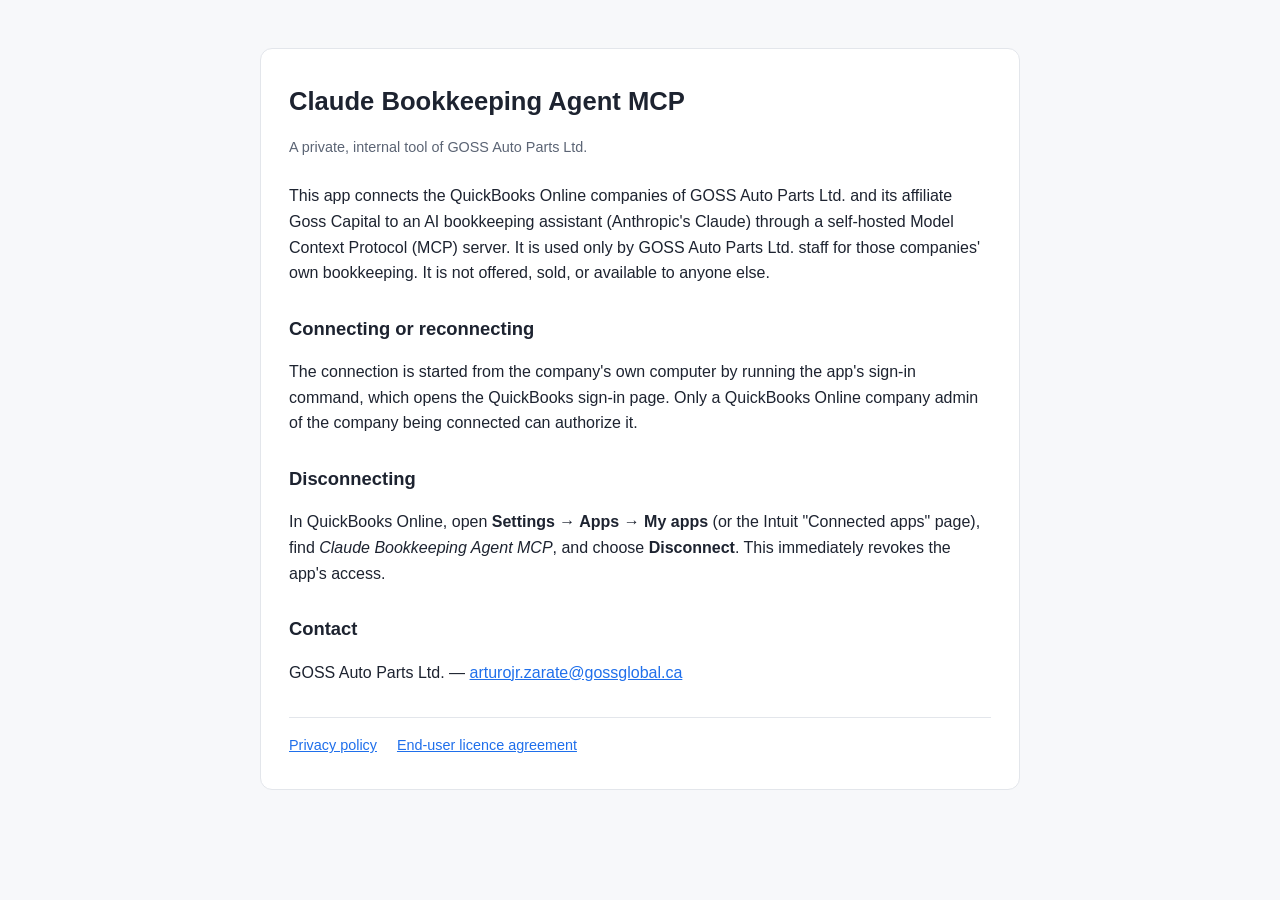
<file: index.html>
<!doctype html>
<html lang="en">
<head>
  <meta charset="utf-8">
  <meta name="viewport" content="width=device-width, initial-scale=1">
  <title>Claude Bookkeeping Agent MCP</title>
  <link rel="stylesheet" href="style.css">
</head>
<body>
<main>
  <h1>Claude Bookkeeping Agent MCP</h1>
  <p class="meta">A private, internal tool of GOSS Auto Parts Ltd.</p>

  <p>This app connects the QuickBooks Online companies of GOSS Auto Parts Ltd. and its
  affiliate Goss Capital to an
  AI bookkeeping assistant (Anthropic's Claude) through a self-hosted
  Model Context Protocol (MCP) server. It is used only by GOSS Auto Parts Ltd.
  staff for those companies' own bookkeeping. It is not offered, sold, or
  available to anyone else.</p>

  <h2>Connecting or reconnecting</h2>
  <p>The connection is started from the company's own computer by running the
  app's sign-in command, which opens the QuickBooks sign-in page. Only a
  QuickBooks Online company admin of the company being connected can
  authorize it.</p>

  <h2>Disconnecting</h2>
  <p>In QuickBooks Online, open <strong>Settings &rarr; Apps &rarr; My apps</strong>
  (or the Intuit "Connected apps" page), find
  <em>Claude Bookkeeping Agent MCP</em>, and choose <strong>Disconnect</strong>.
  This immediately revokes the app's access.</p>

  <h2>Contact</h2>
  <p>GOSS Auto Parts Ltd. &mdash;
  <a href="mailto:arturojr.zarate@gossglobal.ca">arturojr.zarate@gossglobal.ca</a></p>

  <nav>
    <a href="privacy.html">Privacy policy</a>
    <a href="eula.html">End-user licence agreement</a>
  </nav>
</main>
</body>
</html>
</file>
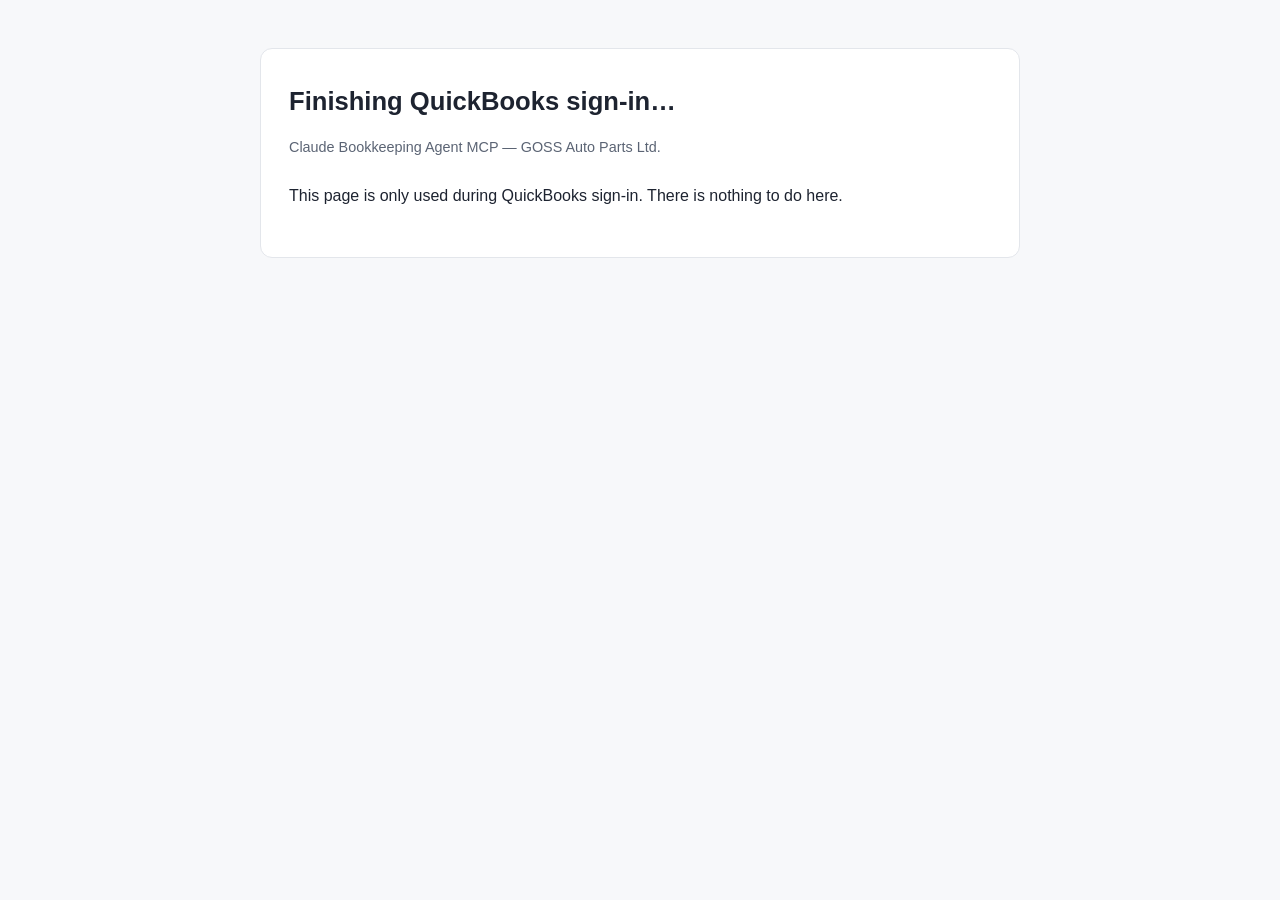
<file: callback.html>
<!doctype html>
<html lang="en">
<head>
  <meta charset="utf-8">
  <meta name="viewport" content="width=device-width, initial-scale=1">
  <meta name="referrer" content="no-referrer">
  <title>Finishing QuickBooks sign-in</title>
  <link rel="stylesheet" href="style.css">
</head>
<body>
<main>
  <h1>Finishing QuickBooks sign-in&hellip;</h1>
  <p class="meta">Claude Bookkeeping Agent MCP &mdash; GOSS Auto Parts Ltd.</p>
  <p id="msg">Handing the sign-in back to the app on this computer.</p>
  <p id="manual" hidden>If nothing happens, make sure the app's sign-in command
  is still running on this computer, then
  <a id="link" href="#">click here to continue</a>.</p>
</main>
<script>
  // QuickBooks redirects here (public HTTPS, as Intuit requires for production)
  // with a one-time authorization code. This page stores nothing and sends
  // nothing anywhere else: it only passes the query string to the sign-in
  // helper listening on this same computer. The code is single-use, expires in
  // minutes, and cannot be exchanged without the app's client secret, which
  // never leaves that computer.
  (function () {
    var q = window.location.search;
    var params = new URLSearchParams(q);
    var msg = document.getElementById('msg');
    if (params.get('error')) {
      msg.textContent = 'QuickBooks sign-in was not completed: ' + params.get('error');
      return;
    }
    if (!params.get('code') || !params.get('state')) {
      msg.textContent = 'This page is only used during QuickBooks sign-in. There is nothing to do here.';
      return;
    }
    var target = 'http://localhost:8000/callback' + q;
    document.getElementById('link').href = target;
    document.getElementById('manual').hidden = false;
    window.location.replace(target);
  })();
</script>
</body>
</html>
</file>
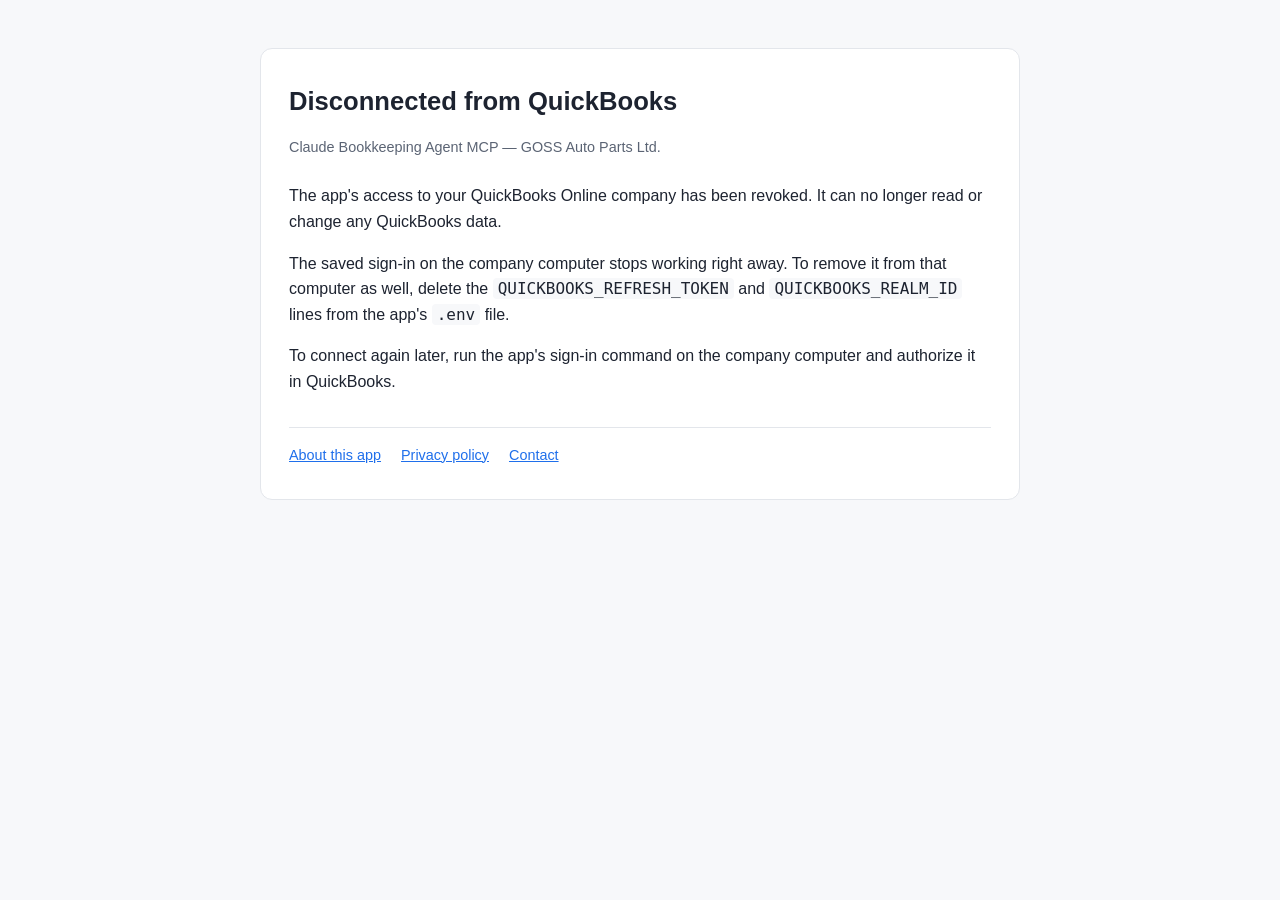
<file: disconnect.html>
<!doctype html>
<html lang="en">
<head>
  <meta charset="utf-8">
  <meta name="viewport" content="width=device-width, initial-scale=1">
  <title>Disconnected from QuickBooks</title>
  <link rel="stylesheet" href="style.css">
</head>
<body>
<main>
  <h1>Disconnected from QuickBooks</h1>
  <p class="meta">Claude Bookkeeping Agent MCP &mdash; GOSS Auto Parts Ltd.</p>

  <p>The app's access to your QuickBooks Online company has been revoked. It can
  no longer read or change any QuickBooks data.</p>

  <p>The saved sign-in on the company computer stops working right away. To
  remove it from that computer as well, delete the
  <code>QUICKBOOKS_REFRESH_TOKEN</code> and <code>QUICKBOOKS_REALM_ID</code>
  lines from the app's <code>.env</code> file.</p>

  <p>To connect again later, run the app's sign-in command on the company
  computer and authorize it in QuickBooks.</p>

  <nav>
    <a href="index.html">About this app</a>
    <a href="privacy.html">Privacy policy</a>
    <a href="mailto:arturojr.zarate@gossglobal.ca">Contact</a>
  </nav>
</main>
</body>
</html>
</file>
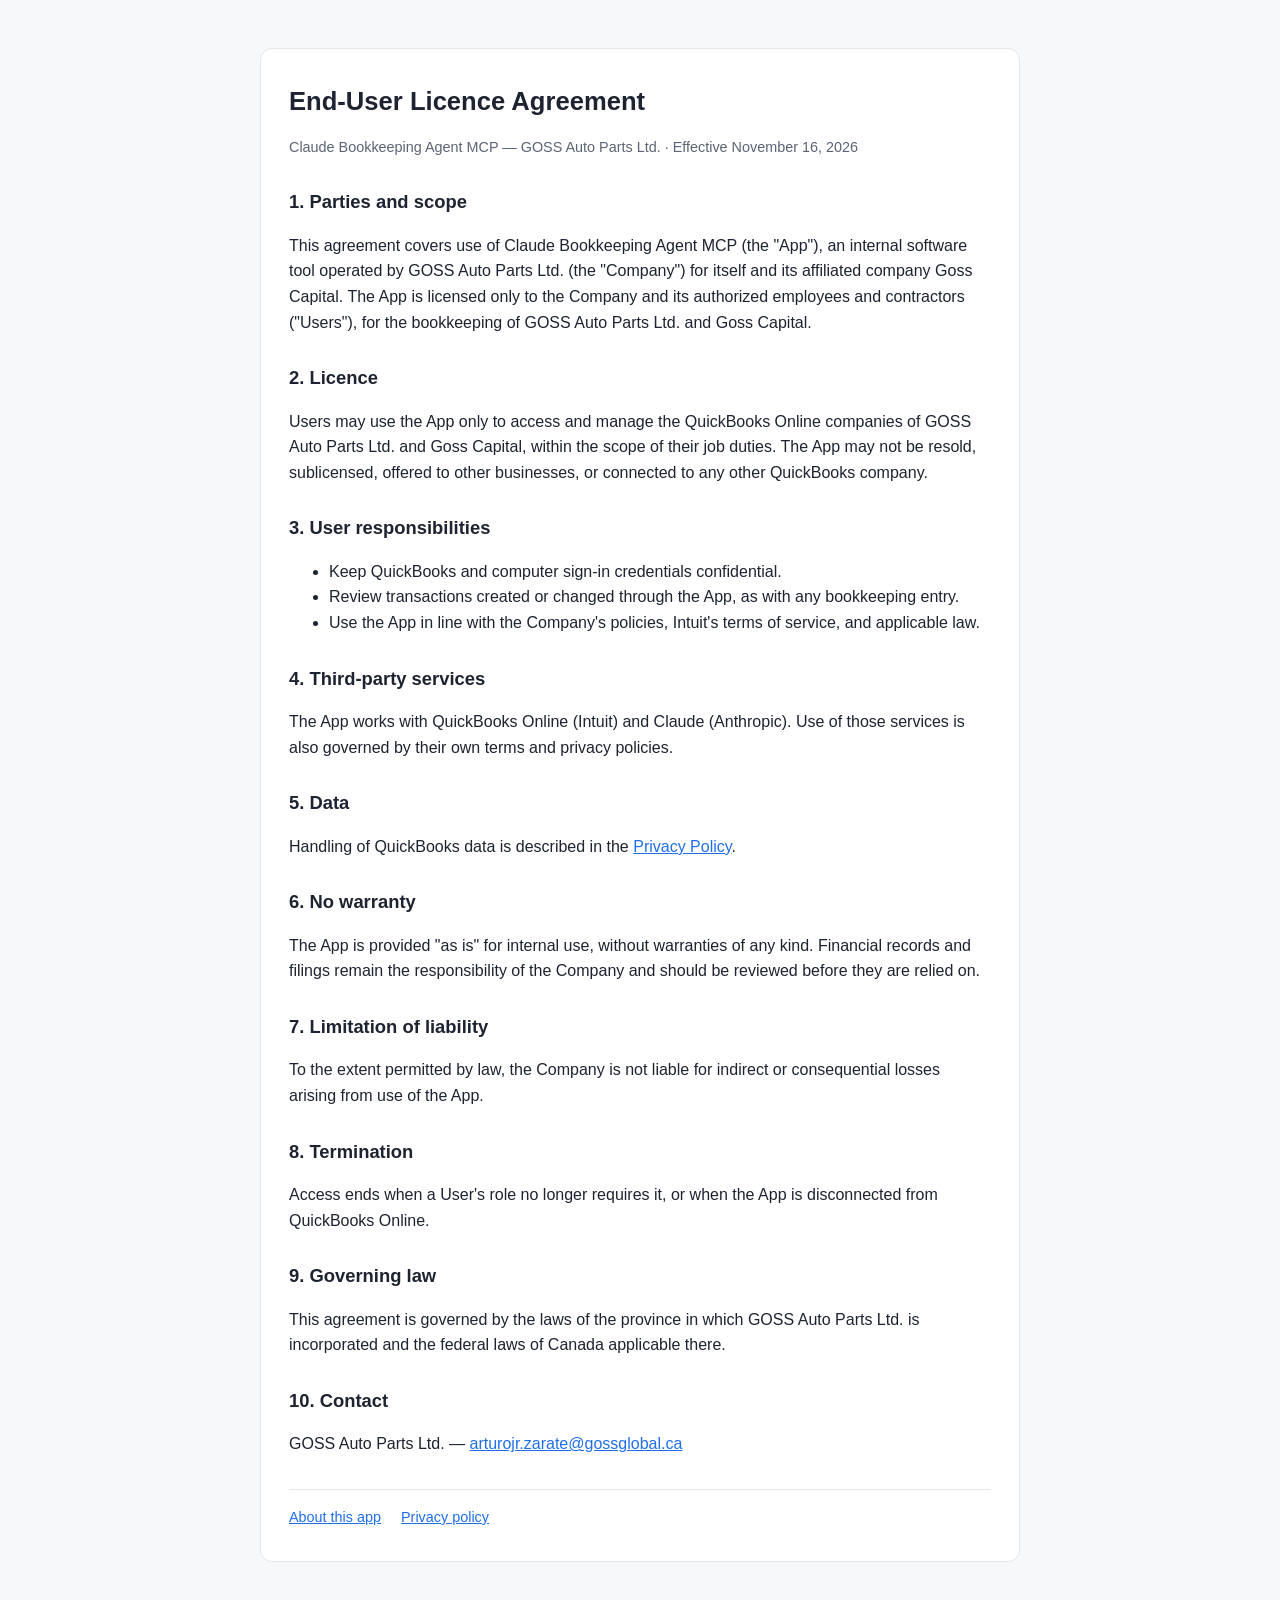
<file: eula.html>
<!doctype html>
<html lang="en">
<head>
  <meta charset="utf-8">
  <meta name="viewport" content="width=device-width, initial-scale=1">
  <title>End-User Licence Agreement</title>
  <link rel="stylesheet" href="style.css">
</head>
<body>
<main>
  <h1>End-User Licence Agreement</h1>
  <p class="meta">Claude Bookkeeping Agent MCP &mdash; GOSS Auto Parts Ltd. &middot; Effective November 16, 2026</p>

  <h2>1. Parties and scope</h2>
  <p>This agreement covers use of Claude Bookkeeping Agent MCP (the "App"),
  an internal software tool operated by GOSS Auto Parts Ltd. (the "Company") for itself and its
  affiliated company Goss Capital.
  The App is licensed only to the Company and its authorized employees and
  contractors ("Users"), for the bookkeeping of GOSS Auto Parts Ltd. and Goss Capital.</p>

  <h2>2. Licence</h2>
  <p>Users may use the App only to access and manage the QuickBooks Online
  companies of GOSS Auto Parts Ltd. and Goss Capital, within the scope of their job duties. The App may
  not be resold, sublicensed, offered to other businesses, or connected to any
  other QuickBooks company.</p>

  <h2>3. User responsibilities</h2>
  <ul>
    <li>Keep QuickBooks and computer sign-in credentials confidential.</li>
    <li>Review transactions created or changed through the App, as with any
      bookkeeping entry.</li>
    <li>Use the App in line with the Company's policies, Intuit's terms of
      service, and applicable law.</li>
  </ul>

  <h2>4. Third-party services</h2>
  <p>The App works with QuickBooks Online (Intuit) and Claude (Anthropic). Use of
  those services is also governed by their own terms and privacy policies.</p>

  <h2>5. Data</h2>
  <p>Handling of QuickBooks data is described in the
  <a href="privacy.html">Privacy Policy</a>.</p>

  <h2>6. No warranty</h2>
  <p>The App is provided "as is" for internal use, without warranties of any
  kind. Financial records and filings remain the responsibility of the Company
  and should be reviewed before they are relied on.</p>

  <h2>7. Limitation of liability</h2>
  <p>To the extent permitted by law, the Company is not liable for indirect or
  consequential losses arising from use of the App.</p>

  <h2>8. Termination</h2>
  <p>Access ends when a User's role no longer requires it, or when the App is
  disconnected from QuickBooks Online.</p>

  <h2>9. Governing law</h2>
  <p>This agreement is governed by the laws of the province in which GOSS Auto
  Parts Ltd. is incorporated and the federal laws of Canada applicable there.</p>

  <h2>10. Contact</h2>
  <p>GOSS Auto Parts Ltd. &mdash;
  <a href="mailto:arturojr.zarate@gossglobal.ca">arturojr.zarate@gossglobal.ca</a></p>

  <nav>
    <a href="index.html">About this app</a>
    <a href="privacy.html">Privacy policy</a>
  </nav>
</main>
</body>
</html>
</file>
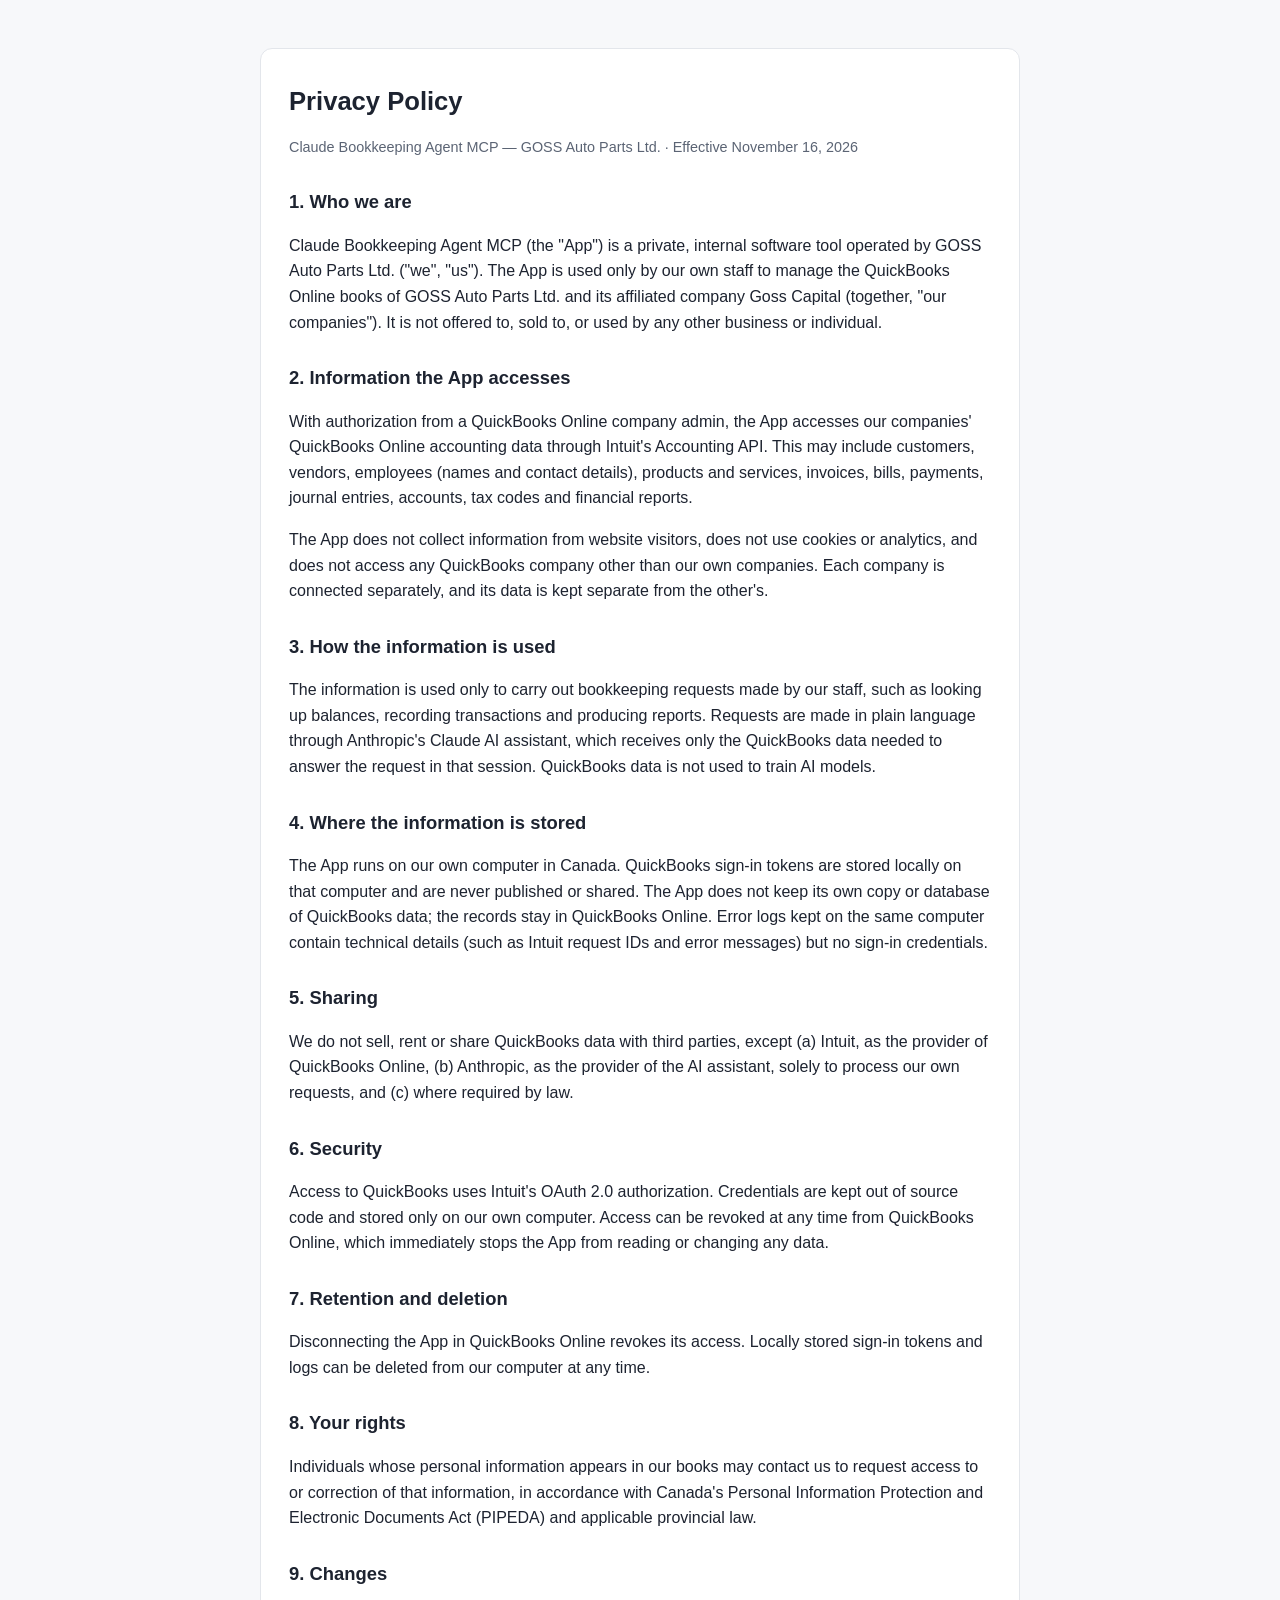
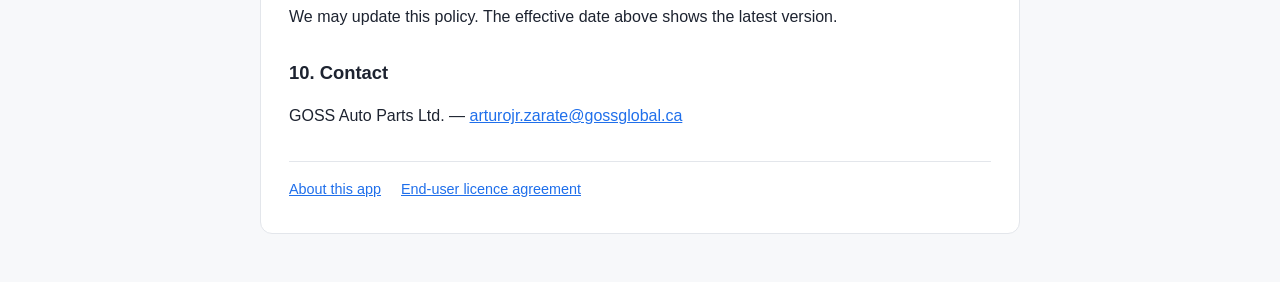
<file: privacy.html>
<!doctype html>
<html lang="en">
<head>
  <meta charset="utf-8">
  <meta name="viewport" content="width=device-width, initial-scale=1">
  <title>Privacy Policy</title>
  <link rel="stylesheet" href="style.css">
</head>
<body>
<main>
  <h1>Privacy Policy</h1>
  <p class="meta">Claude Bookkeeping Agent MCP &mdash; GOSS Auto Parts Ltd. &middot; Effective November 16, 2026</p>

  <h2>1. Who we are</h2>
  <p>Claude Bookkeeping Agent MCP (the "App") is a private, internal software
  tool operated by GOSS Auto Parts Ltd. ("we", "us"). The App is used only by
  our own staff to manage the QuickBooks Online books of GOSS Auto Parts Ltd.
  and its affiliated company Goss Capital (together, "our companies"). It is not
  offered to, sold to, or used by any other business or individual.</p>

  <h2>2. Information the App accesses</h2>
  <p>With authorization from a QuickBooks Online company admin, the App
  accesses our companies' QuickBooks Online accounting data through Intuit's
  Accounting API. This may include customers, vendors, employees (names and
  contact details), products and services, invoices, bills, payments,
  journal entries, accounts, tax codes and financial reports.</p>
  <p>The App does not collect information from website visitors, does not use
  cookies or analytics, and does not access any QuickBooks company other than
  our own companies. Each company is connected separately, and its data is
  kept separate from the other's.</p>

  <h2>3. How the information is used</h2>
  <p>The information is used only to carry out bookkeeping requests made by our
  staff, such as looking up balances, recording transactions and producing
  reports. Requests are made in plain language through Anthropic's Claude AI
  assistant, which receives only the QuickBooks data needed to answer the
  request in that session. QuickBooks data is not used to train AI models.</p>

  <h2>4. Where the information is stored</h2>
  <p>The App runs on our own computer in Canada. QuickBooks sign-in tokens are
  stored locally on that computer and are never published or shared. The App
  does not keep its own copy or database of QuickBooks data; the records stay
  in QuickBooks Online. Error logs kept on the same computer contain technical
  details (such as Intuit request IDs and error messages) but no sign-in
  credentials.</p>

  <h2>5. Sharing</h2>
  <p>We do not sell, rent or share QuickBooks data with third parties, except
  (a) Intuit, as the provider of QuickBooks Online, (b) Anthropic, as the
  provider of the AI assistant, solely to process our own requests, and
  (c) where required by law.</p>

  <h2>6. Security</h2>
  <p>Access to QuickBooks uses Intuit's OAuth 2.0 authorization. Credentials are
  kept out of source code and stored only on our own computer. Access can be
  revoked at any time from QuickBooks Online, which immediately stops the App
  from reading or changing any data.</p>

  <h2>7. Retention and deletion</h2>
  <p>Disconnecting the App in QuickBooks Online revokes its access. Locally
  stored sign-in tokens and logs can be deleted from our computer at any time.</p>

  <h2>8. Your rights</h2>
  <p>Individuals whose personal information appears in our books may contact us
  to request access to or correction of that information, in accordance with
  Canada's Personal Information Protection and Electronic Documents Act
  (PIPEDA) and applicable provincial law.</p>

  <h2>9. Changes</h2>
  <p>We may update this policy. The effective date above shows the latest
  version.</p>

  <h2>10. Contact</h2>
  <p>GOSS Auto Parts Ltd. &mdash;
  <a href="mailto:arturojr.zarate@gossglobal.ca">arturojr.zarate@gossglobal.ca</a></p>

  <nav>
    <a href="index.html">About this app</a>
    <a href="eula.html">End-user licence agreement</a>
  </nav>
</main>
</body>
</html>
</file>
<file: style.css>
:root {
  --bg: #f7f8fa;
  --card: #ffffff;
  --text: #1d2330;
  --muted: #5b6474;
  --accent: #1f6feb;
  --border: #e3e6eb;
}
@media (prefers-color-scheme: dark) {
  :root {
    --bg: #0f1218;
    --card: #171b23;
    --text: #e6e9ef;
    --muted: #9aa3b2;
    --accent: #58a6ff;
    --border: #2a303b;
  }
}
* { box-sizing: border-box; }
body {
  margin: 0;
  background: var(--bg);
  color: var(--text);
  font: 16px/1.6 -apple-system, BlinkMacSystemFont, "Segoe UI", Roboto, Helvetica, Arial, sans-serif;
}
main {
  max-width: 760px;
  margin: 48px auto;
  padding: 32px 28px;
  background: var(--card);
  border: 1px solid var(--border);
  border-radius: 12px;
}
h1 { font-size: 1.6rem; margin: 0 0 4px; }
h2 { font-size: 1.15rem; margin-top: 28px; }
.meta { color: var(--muted); font-size: 0.9rem; margin-bottom: 24px; }
a { color: var(--accent); }
nav { margin-top: 32px; padding-top: 16px; border-top: 1px solid var(--border); font-size: 0.9rem; color: var(--muted); }
nav a { margin-right: 16px; }
code { background: var(--bg); padding: 1px 5px; border-radius: 4px; }
@media (max-width: 640px) {
  main { margin: 0; border-radius: 0; border-left: 0; border-right: 0; padding: 24px 16px; }
}
</file>
